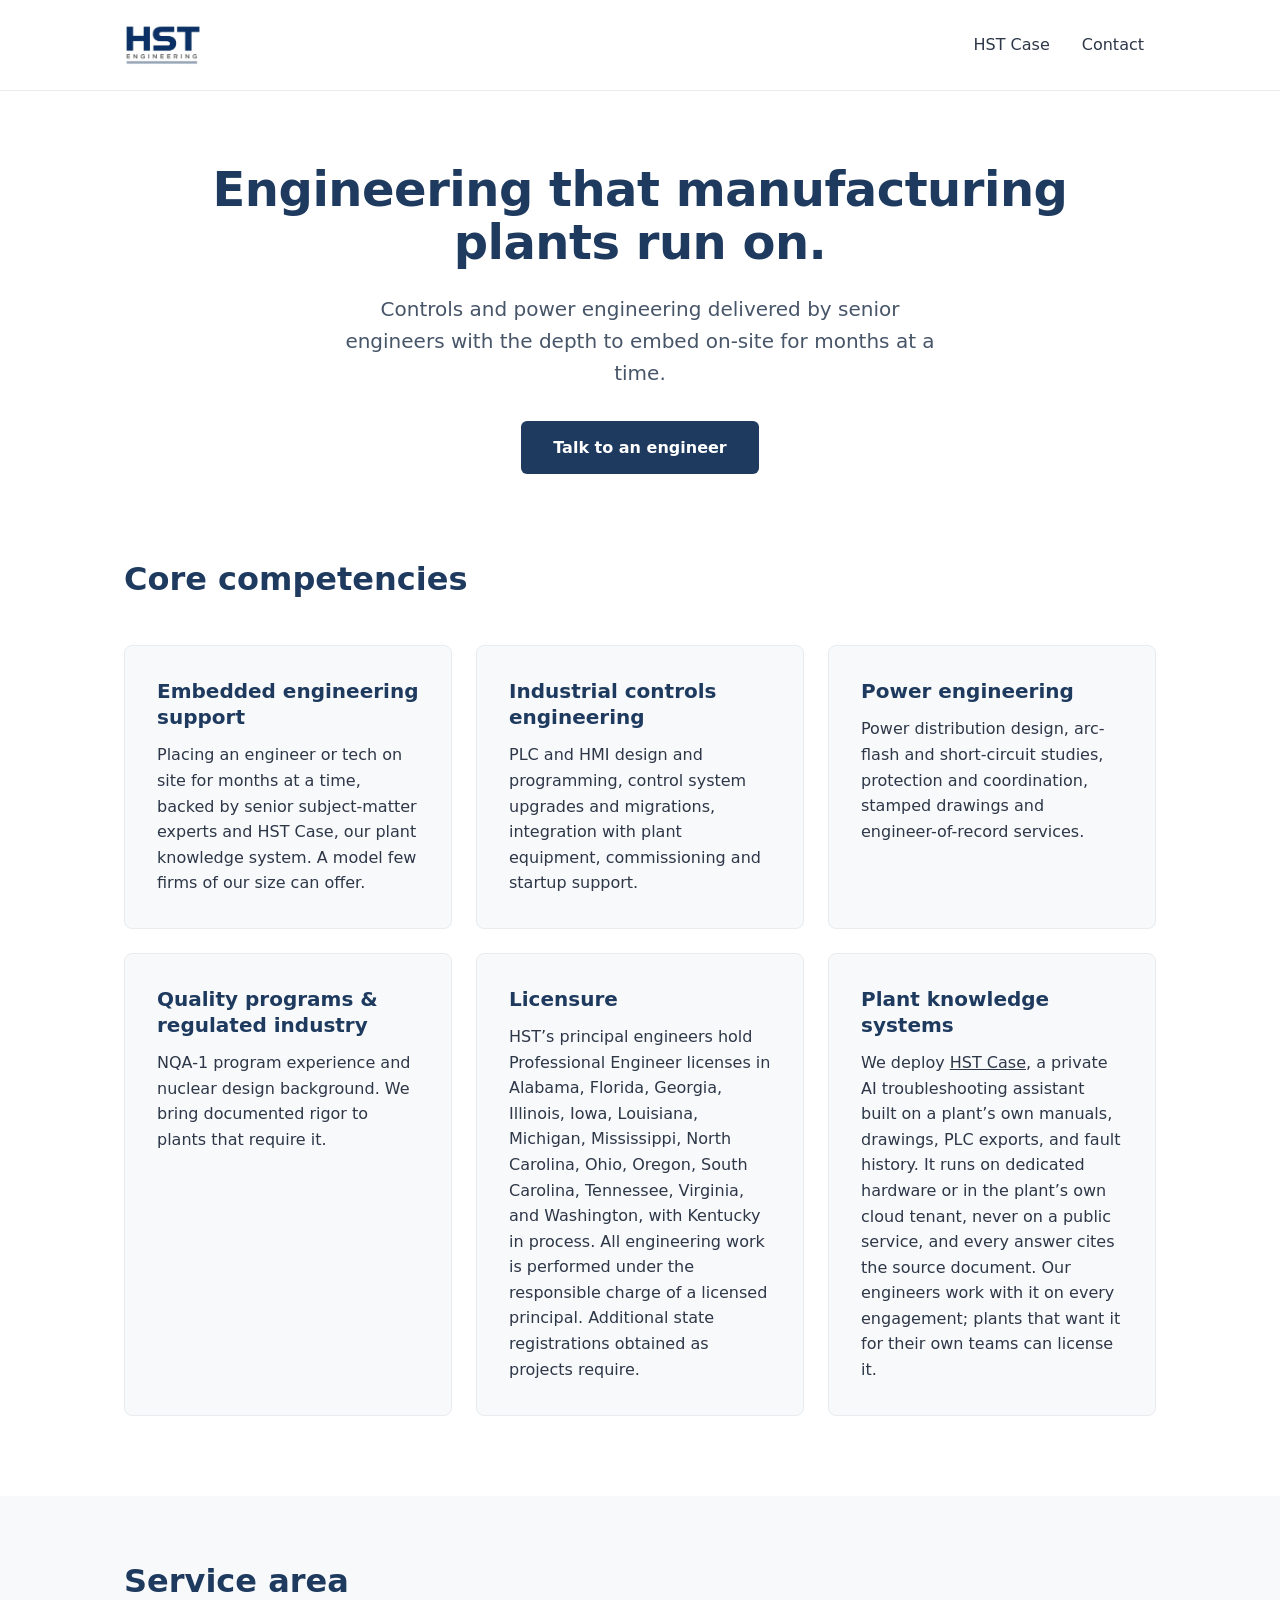
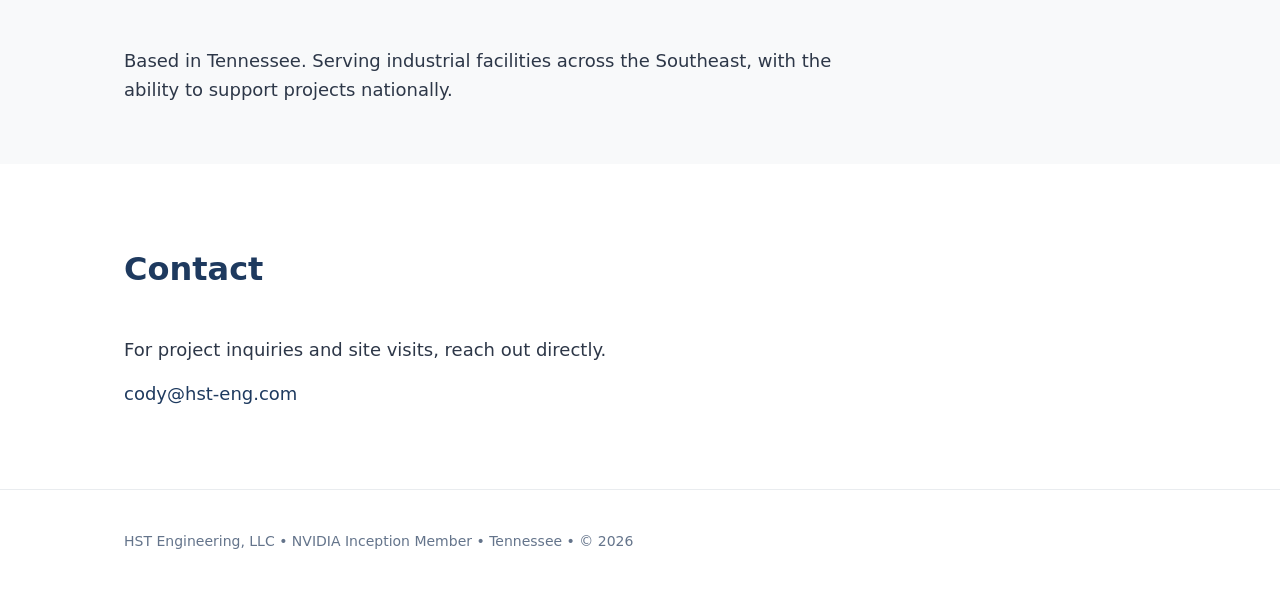
<file: index.html>
<!DOCTYPE html>
<html lang="en">
<head>
    <meta charset="UTF-8">
    <meta name="viewport" content="width=device-width, initial-scale=1.0">
    <title>HST Engineering | Engineering that manufacturing plants run on.</title>
    <meta name="description" content="Tennessee-based industrial engineering firm providing controls and power engineering to manufacturing plants across the Southeast.">
    <meta property="og:title" content="HST Engineering, LLC">
    <meta property="og:description" content="Engineering that manufacturing plants run on.">
    <meta property="og:type" content="website">
    <meta name="theme-color" content="#1e3a5f">
    <link rel="icon" href="data:image/svg+xml,%3Csvg xmlns='http://www.w3.org/2000/svg' viewBox='0 0 100 100'%3E%3Ctext y='82' font-size='78' font-weight='700' fill='%231e3a5f' font-family='system-ui, -apple-system, sans-serif'%3EHST%3C/text%3E%3C/svg%3E">
    <link rel="stylesheet" href="/styles.css">
</head>
<body>
    <header>
        <div class="container">
            <div class="header-content">
                <a href="/" class="logo"><img src="/logo.jpg" alt="HST Engineering" width="78" height="42"></a>
                <nav>
                    <a href="/case">HST Case</a>
                    <a href="#contact">Contact</a>
                </nav>
            </div>
        </div>
    </header>

    <main>
        <!-- Hero -->
        <section class="hero">
            <div class="container">
                <h1>Engineering that manufacturing plants run on.</h1>
                <p>Controls and power engineering delivered by senior engineers with the depth to embed on-site for months at a time.</p>
                <a href="#contact" class="btn">Talk to an engineer</a>
            </div>
        </section>

        <!-- Competencies -->
        <section id="competencies">
            <div class="container">
                <h2>Core competencies</h2>
                <div class="competencies">
                    <div class="card">
                        <h3>Embedded engineering support</h3>
                        <p>Placing an engineer or tech on site for months at a time, backed by senior subject-matter experts and HST Case, our plant knowledge system. A model few firms of our size can offer.</p>
                    </div>
                    <div class="card">
                        <h3>Industrial controls engineering</h3>
                        <p>PLC and HMI design and programming, control system upgrades and migrations, integration with plant equipment, commissioning and startup support.</p>
                    </div>
                    <div class="card">
                        <h3>Power engineering</h3>
                        <p>Power distribution design, arc-flash and short-circuit studies, protection and coordination, stamped drawings and engineer-of-record services.</p>
                    </div>
                    <div class="card">
                        <h3>Quality programs &amp; regulated industry</h3>
                        <p>NQA-1 program experience and nuclear design background. We bring documented rigor to plants that require it.</p>
                    </div>
                    <div class="card">
                        <h3>Licensure</h3>
                        <p>HST’s principal engineers hold Professional Engineer licenses in Alabama, Florida, Georgia, Illinois, Iowa, Louisiana, Michigan, Mississippi, North Carolina, Ohio, Oregon, South Carolina, Tennessee, Virginia, and Washington, with Kentucky in process. All engineering work is performed under the responsible charge of a licensed principal. Additional state registrations obtained as projects require.</p>
                    </div>
                    <div class="card">
                        <h3>Plant knowledge systems</h3>
                        <p>We deploy <a href="/case" style="color: inherit;">HST Case</a>, a private AI troubleshooting assistant built on a plant’s own manuals, drawings, PLC exports, and fault history. It runs on dedicated hardware or in the plant’s own cloud tenant, never on a public service, and every answer cites the source document. Our engineers work with it on every engagement; plants that want it for their own teams can license it.</p>
                    </div>
                </div>
            </div>
        </section>

        <!-- Service area -->
        <section class="band">
            <div class="container">
                <h2>Service area</h2>
                <p class="lead">Based in Tennessee. Serving industrial facilities across the Southeast, with the ability to support projects nationally.</p>
            </div>
        </section>

        <!-- Contact -->
        <section id="contact">
            <div class="container">
                <h2>Contact</h2>
                <p class="lead">For project inquiries and site visits, reach out directly.</p>
                <p class="lead"><a href="mailto:cody@hst-eng.com" class="contact-email">cody@hst-eng.com</a></p>
            </div>
        </section>
    </main>

    <footer>
        <div class="container">
            HST Engineering, LLC • NVIDIA Inception Member • Tennessee • © 2026
        </div>
    </footer>
</body>
</html>
</file>
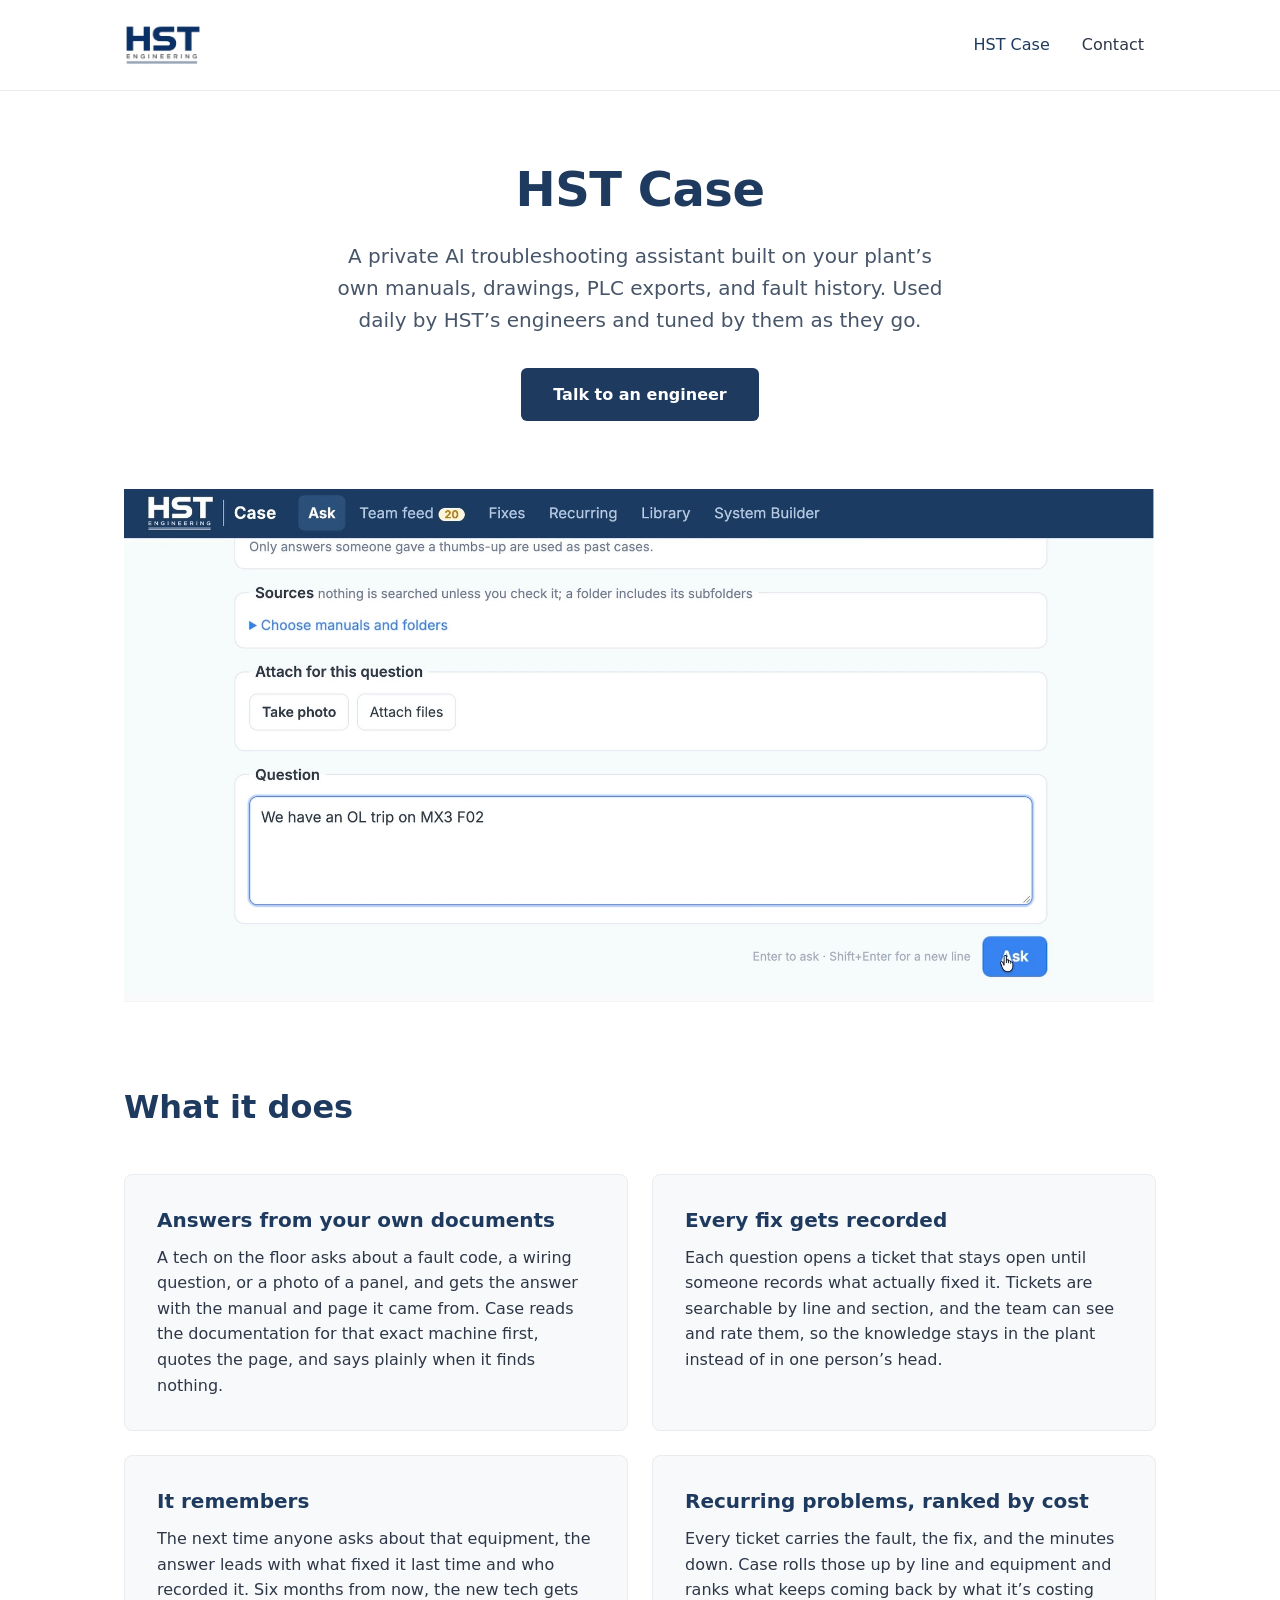
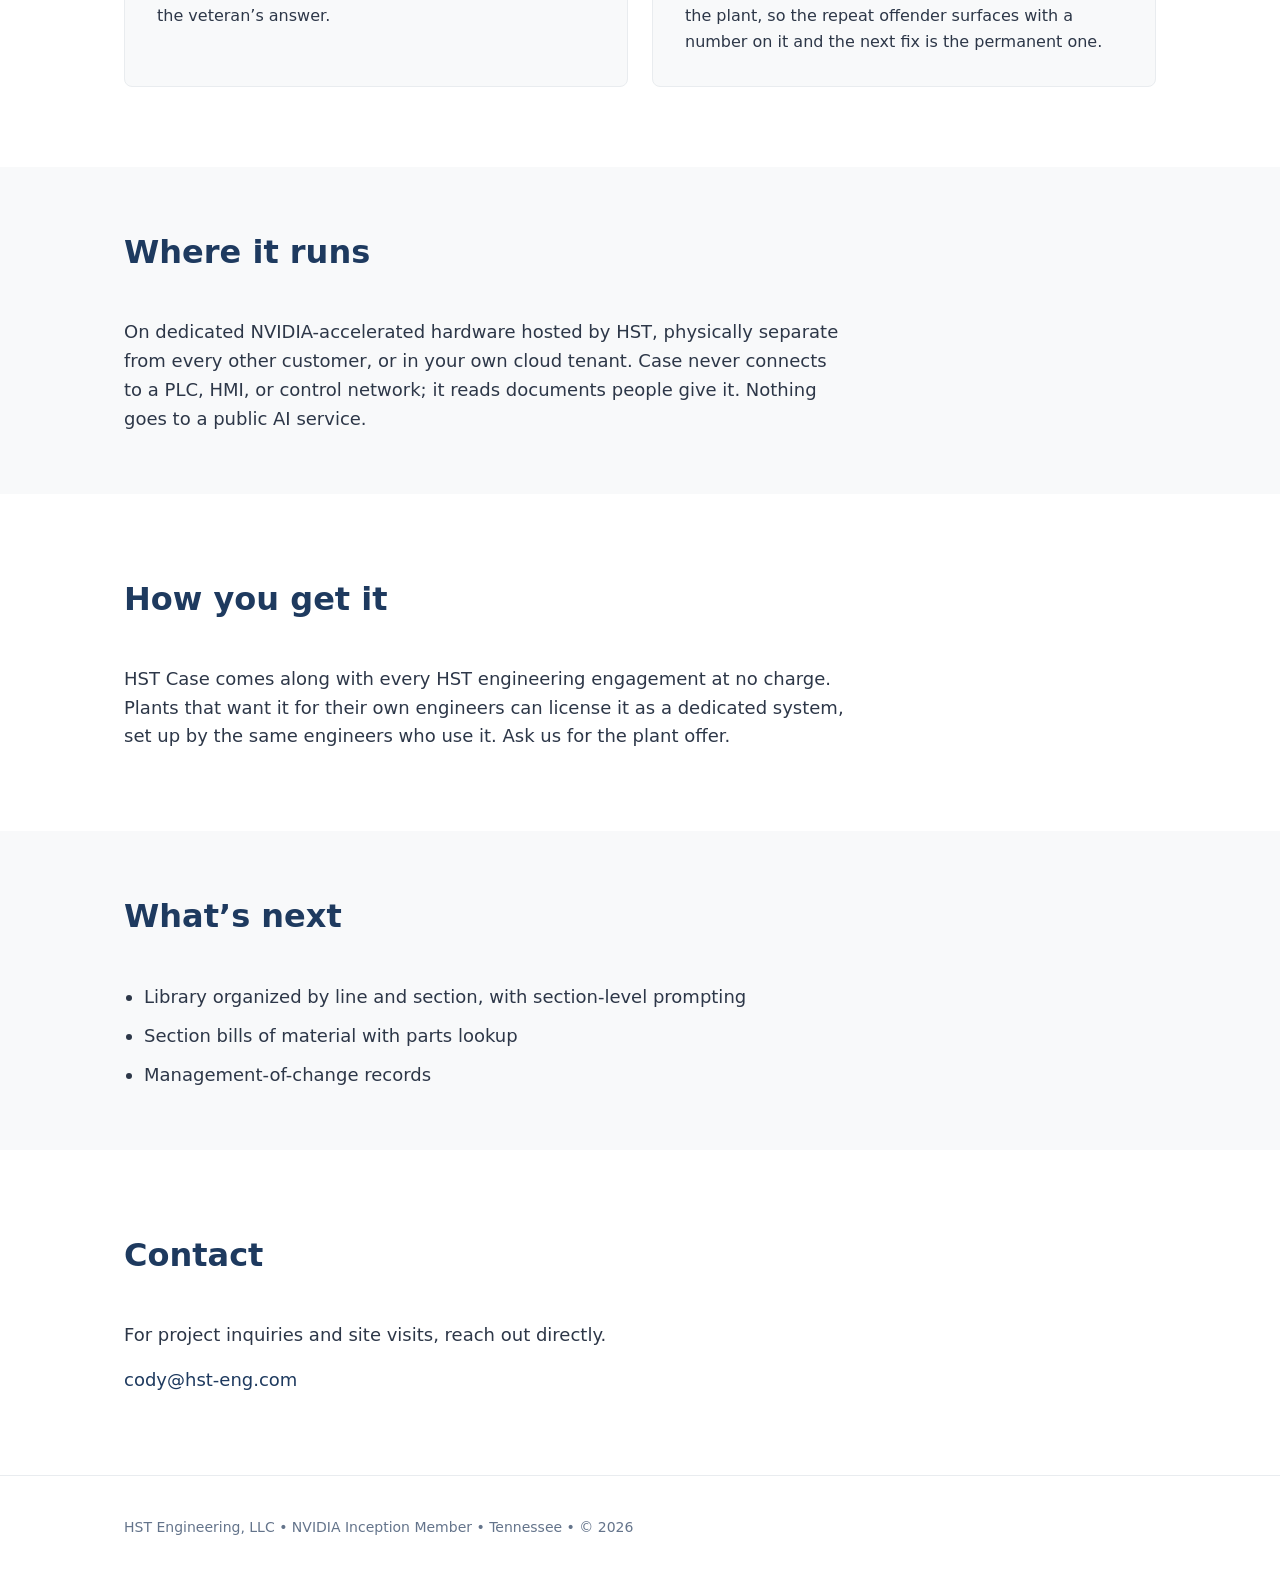
<file: case/index.html>
<!DOCTYPE html>
<html lang="en">
<head>
    <meta charset="UTF-8">
    <meta name="viewport" content="width=device-width, initial-scale=1.0">
    <title>HST Case | HST Engineering</title>
    <meta name="description" content="A private AI troubleshooting assistant built on your plant’s own manuals, drawings, PLC exports, and fault history.">
    <meta property="og:title" content="HST Case | HST Engineering">
    <meta property="og:description" content="A private AI troubleshooting assistant built on your plant’s own manuals, drawings, PLC exports, and fault history.">
    <meta property="og:type" content="website">
    <meta name="theme-color" content="#1e3a5f">
    <link rel="icon" href="data:image/svg+xml,%3Csvg xmlns='http://www.w3.org/2000/svg' viewBox='0 0 100 100'%3E%3Ctext y='82' font-size='78' font-weight='700' fill='%231e3a5f' font-family='system-ui, -apple-system, sans-serif'%3EHST%3C/text%3E%3C/svg%3E">
    <link rel="stylesheet" href="/styles.css">
</head>
<body>
    <header>
        <div class="container">
            <div class="header-content">
                <a href="/" class="logo"><img src="/logo.jpg" alt="HST Engineering" width="78" height="42"></a>
                <nav>
                    <a href="/case" aria-current="page">HST Case</a>
                    <a href="#contact">Contact</a>
                </nav>
            </div>
        </div>
    </header>

    <main>
        <!-- Hero -->
        <section class="hero">
            <div class="container">
                <h1>HST Case</h1>
                <p>A private AI troubleshooting assistant built on your plant’s own manuals, drawings, PLC exports, and fault history. Used daily by HST’s engineers and tuned by them as they go.</p>
                <a href="#contact" class="btn">Talk to an engineer</a>
            </div>
        </section>

        <!-- Demo video -->
        <section class="demo">
            <div class="container">
                <video
                    src="/HST-Case-Demo-snappy.mp4"
                    poster="/case-demo-poster.jpg"
                    width="1920"
                    height="962"
                    muted
                    loop
                    autoplay
                    playsinline
                    preload="auto"
                    aria-label="HST Case demo"
                ></video>
            </div>
        </section>

        <!-- What it does -->
        <section>
            <div class="container">
                <h2>What it does</h2>
                <div class="competencies two-up">
                    <div class="card">
                        <h3>Answers from your own documents</h3>
                        <p>A tech on the floor asks about a fault code, a wiring question, or a photo of a panel, and gets the answer with the manual and page it came from. Case reads the documentation for that exact machine first, quotes the page, and says plainly when it finds nothing.</p>
                    </div>
                    <div class="card">
                        <h3>Every fix gets recorded</h3>
                        <p>Each question opens a ticket that stays open until someone records what actually fixed it. Tickets are searchable by line and section, and the team can see and rate them, so the knowledge stays in the plant instead of in one person’s head.</p>
                    </div>
                    <div class="card">
                        <h3>It remembers</h3>
                        <p>The next time anyone asks about that equipment, the answer leads with what fixed it last time and who recorded it. Six months from now, the new tech gets the veteran’s answer.</p>
                    </div>
                    <div class="card">
                        <h3>Recurring problems, ranked by cost</h3>
                        <p>Every ticket carries the fault, the fix, and the minutes down. Case rolls those up by line and equipment and ranks what keeps coming back by what it’s costing the plant, so the repeat offender surfaces with a number on it and the next fix is the permanent one.</p>
                    </div>
                </div>
            </div>
        </section>

        <!-- Where it runs -->
        <section class="band">
            <div class="container">
                <h2>Where it runs</h2>
                <p class="lead">On dedicated NVIDIA-accelerated hardware hosted by HST, physically separate from every other customer, or in your own cloud tenant. Case never connects to a PLC, HMI, or control network; it reads documents people give it. Nothing goes to a public AI service.</p>
            </div>
        </section>

        <!-- How you get it -->
        <section>
            <div class="container">
                <h2>How you get it</h2>
                <p class="lead">HST Case comes along with every HST engineering engagement at no charge. Plants that want it for their own engineers can license it as a dedicated system, set up by the same engineers who use it. Ask us for the plant offer.</p>
            </div>
        </section>

        <!-- What’s next -->
        <section class="band">
            <div class="container">
                <h2>What’s next</h2>
                <ul class="list">
                    <li>Library organized by line and section, with section-level prompting</li>
                    <li>Section bills of material with parts lookup</li>
                    <li>Management-of-change records</li>
                </ul>
            </div>
        </section>

        <!-- Contact -->
        <section id="contact">
            <div class="container">
                <h2>Contact</h2>
                <p class="lead">For project inquiries and site visits, reach out directly.</p>
                <p class="lead"><a href="mailto:cody@hst-eng.com" class="contact-email">cody@hst-eng.com</a></p>
            </div>
        </section>
    </main>

    <footer>
        <div class="container">
            HST Engineering, LLC • NVIDIA Inception Member • Tennessee • © 2026
        </div>
    </footer>

    <script>
        // Respect reduced-motion: show the poster with controls instead of autoplaying.
        if (window.matchMedia('(prefers-reduced-motion: reduce)').matches) {
            var v = document.querySelector('.demo video');
            v.removeAttribute('autoplay');
            v.pause();
            v.controls = true;
        }
    </script>
</body>
</html>
</file>
<file: styles.css>
:root {
    --deep-blue: #1e3a5f;
    --deep-blue-dark: #162d4a;
    --charcoal: #2d3748;
    --slate: #475569;
    --muted: #64748b;
    --off-white: #f8f9fa;
    --light-gray: #e9ecef;
}
* { box-sizing: border-box; }
html { scroll-behavior: smooth; }
body {
    font-family: system-ui, -apple-system, BlinkMacSystemFont, "Segoe UI", Roboto, sans-serif;
    margin: 0;
    line-height: 1.6;
    color: var(--charcoal);
    background: white;
    -webkit-font-smoothing: antialiased;
}
a:focus-visible {
    outline: 2px solid var(--deep-blue);
    outline-offset: 3px;
    border-radius: 4px;
}
.container {
    max-width: 1080px;
    margin: 0 auto;
    padding: 0 24px;
}

/* Header */
header {
    padding: 24px 0;
    border-bottom: 1px solid var(--light-gray);
}
.header-content {
    display: flex;
    justify-content: space-between;
    align-items: center;
    gap: 16px;
}
.logo img {
    display: block;
    height: 42px;
    width: auto;
}
nav {
    display: flex;
    gap: 8px;
}
nav a {
    color: var(--charcoal);
    text-decoration: none;
    font-weight: 500;
    padding: 8px 12px;
}
nav a:hover,
nav a[aria-current="page"] {
    color: var(--deep-blue);
}

/* Hero */
.hero {
    padding: 72px 0 64px;
    text-align: center;
}
.hero h1 {
    font-size: 48px;
    font-weight: 700;
    line-height: 1.1;
    letter-spacing: -0.5px;
    margin: 0 0 24px;
    color: var(--deep-blue);
}
.hero p {
    font-size: 20px;
    max-width: 620px;
    margin: 0 auto 32px;
    color: var(--slate);
}
.btn {
    display: inline-block;
    background: var(--deep-blue);
    color: white;
    padding: 14px 32px;
    text-decoration: none;
    font-weight: 600;
    border-radius: 6px;
    transition: background 0.2s ease, transform 0.2s ease;
}
.btn:hover {
    background: var(--deep-blue-dark);
    transform: translateY(-1px);
}

/* Sections */
section {
    padding: 80px 0;
}
section[id] {
    scroll-margin-top: 16px;
}
#competencies {
    padding-top: 16px;
}
h2 {
    font-size: 32px;
    font-weight: 700;
    color: var(--deep-blue);
    margin: 0 0 40px;
}
.lead {
    max-width: 720px;
    font-size: 18px;
    margin: 0;
}
.lead + .lead { margin-top: 16px; }
.list {
    max-width: 720px;
    font-size: 18px;
    line-height: 1.7;
    padding-left: 20px;
    margin: 0;
}
.list li + li { margin-top: 8px; }
.band {
    background: var(--off-white);
    padding: 60px 0;
}

/* Cards */
.competencies {
    display: grid;
    grid-template-columns: repeat(auto-fit, minmax(min(320px, 100%), 1fr));
    gap: 24px;
}
.competencies.two-up {
    grid-template-columns: repeat(auto-fit, minmax(min(420px, 100%), 1fr));
}
.card {
    background: var(--off-white);
    padding: 32px;
    border-radius: 8px;
    border: 1px solid var(--light-gray);
}
.card h3 {
    font-size: 20px;
    line-height: 1.3;
    margin: 0 0 12px;
    color: var(--deep-blue);
}
.card p { margin: 0; }

/* Demo video */
.demo { padding: 0; }
.demo video {
    display: block;
    width: 100%;
    height: auto;
    border: 0;
    outline: none;
    /* Trim screen-capture edge pixels baked into the recording */
    clip-path: inset(0.7% 0.25% 0.15% 0);
}

/* Contact */
.contact-email {
    font-size: 18px;
    font-weight: 500;
    color: var(--deep-blue);
    text-decoration: none;
}
.contact-email:hover { text-decoration: underline; }

/* Footer */
footer {
    padding: 40px 0;
    border-top: 1px solid var(--light-gray);
    font-size: 14px;
    color: var(--muted);
}

/* Phones */
@media (max-width: 640px) {
    header { padding: 16px 0; }
    .logo img { height: 34px; }
    nav { gap: 0; }
    nav a { padding: 8px; }
    .hero { padding: 48px 0 40px; }
    .hero h1 { font-size: 34px; }
    .hero p { font-size: 18px; }
    section { padding: 56px 0; }
    .band { padding: 48px 0; }
    .demo { padding: 0; }
    h2 { font-size: 26px; margin-bottom: 28px; }
    .card { padding: 24px; }
    .lead, .list { font-size: 17px; }
}

@media (prefers-reduced-motion: reduce) {
    html { scroll-behavior: auto; }
    .btn { transition: none; }
    .btn:hover { transform: none; }
}
</file>
